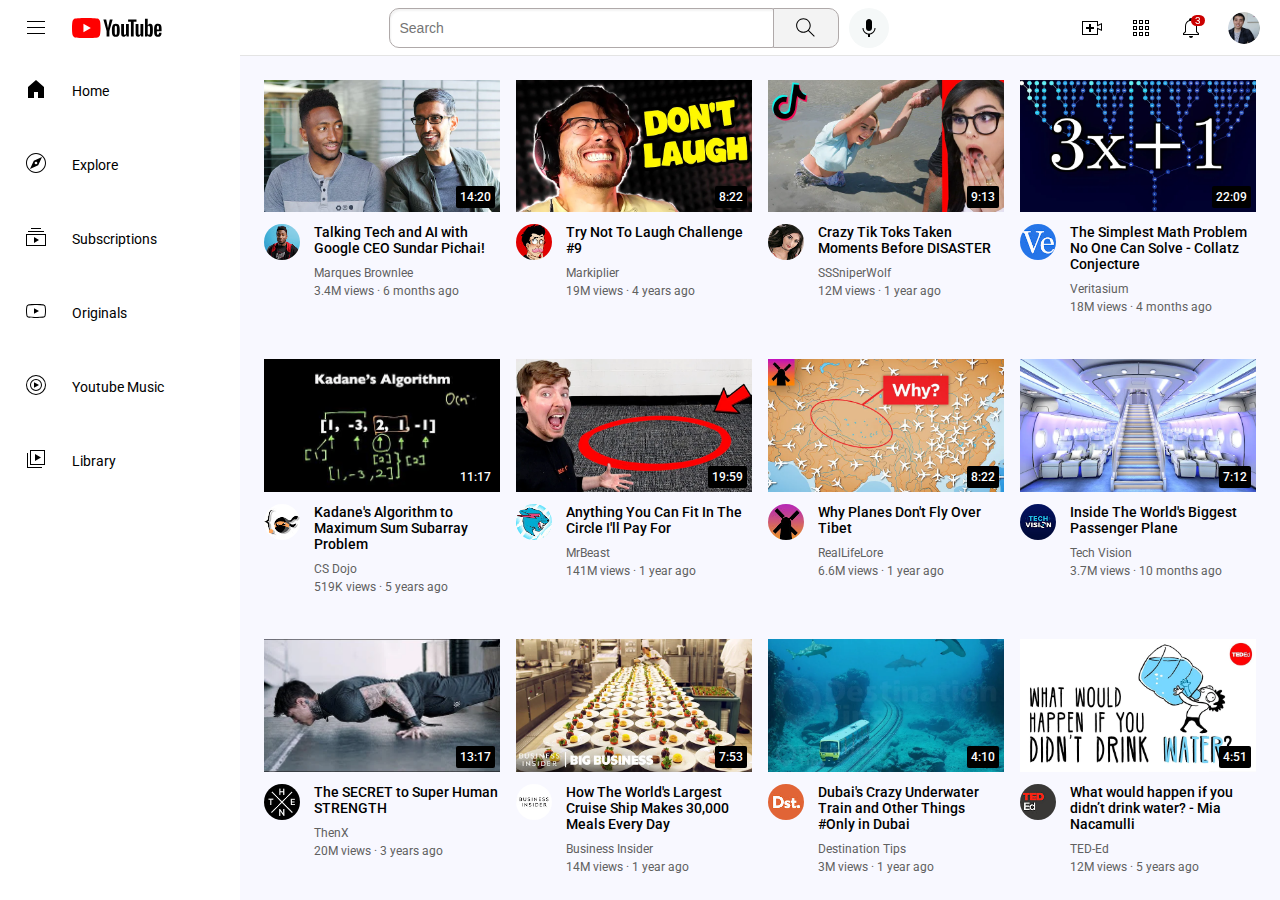
<file: index.html>
<!DOCTYPE html>
<html>
  <head>
      <title>Youtube.com Clone</title>
      <link rel="preconnect" href="https://fonts.googleapis.com">
      <link rel="preconnect" href="https://fonts.gstatic.com" crossorigin>
      <link href="https://fonts.googleapis.com/css2?family=Montserrat:wght@700&family=Roboto:wght@400;500;700&display=swap" rel="stylesheet">
      <link rel="stylesheet" href="styles/video.css">
      <link rel="stylesheet" href="styles/header.css">
      <link rel="stylesheet" href="styles/general.css">
      <link rel="stylesheet" href="styles/sidebar.css">
  </head>
  <body>
      <header class="header">
         <div class="left-section">
            <img class="hamburder-menu" src="icons/hamburger-menu.svg" alt="">
            <img class="youtube-logo" src="icons/youtube-logo.svg" alt="">
         </div>
         <div class="middle-section">
            <input class="search-bar" type="text"  placeholder="Search">
            <button class="search-button">
               <img class="search-icon" src="icons/search.svg" alt="">
               <div class="tooltip">Search</div>
            </button>
            <button class="voice-search-button">
               <img class="voice-search-icon" src="icons/voice-search-icon.svg" alt="">
               <div class="tooltip">Search with your voice</div>
            </button>
         </div>
         <div class="right-section">
            <div class="upload-icon-container">
               <img class="upload-icon" src="icons/upload.svg" alt="">
               <div class="tooltip">Create</div>
            </div>
            <div class="youtube-icon-container">
               <img class="youtube-apps-icon" src="icons/youtube-apps.svg" alt="">
               <div class="tooltip">Youtube apps</div>
            </div>
            <div class="notification-icon-container">
               <img class="notifications-icon" src="icons/notifications.svg" alt="">
               <div class="tooltip">Notifications</div>
               <div class="notifications-count">3</div>
            </div>
            <img class="current-user-picture" src="channel-pictures/my-channel.jpeg" alt="">
         </div>
      </header>
      <nav class="sidebar">
         <div class="sidebar-link">
            <img src="icons/home.svg" alt="">
            <div>Home</div>
         </div>
         <div class="sidebar-link">
            <img src="icons/explore.svg" alt="">
            <div>Explore</div>
         </div>
         <div class="sidebar-link">
            <img src="icons/subscriptions.svg" alt="">
            <div>Subscriptions</div>
         </div>
         <div class="sidebar-link">
            <img src="icons/originals.svg" alt="">
            <div>Originals</div>
         </div>
         <div class="sidebar-link">
            <img src="icons/youtube-music.svg" alt="">
            <div>Youtube Music</div>
         </div>
         <div class="sidebar-link">
            <img src="icons/library.svg" alt="">
            <div>Library</div>
         </div>
      </nav>
      <main>
         <section class="video-grid">
            <div class="video-preview">
               <div class="thumbnail-row">
                  <a href="https://www.youtube.com/watch?v=n2RNcPRtAiY">
                     <img class="thumbnail" src="thumbnails/thumbnail-1.webp" alt="">                     
                  </a>
                  <div class="video-time">14:20</div>
               </div>
               <div class="video-info-grid">
                  <div class="channel-picture">
                     <div class="profile-picture-container">
                        <a href="https://youtube.com/c/mkbhd" target="_blank">
                           <img class="profile-picture" src="channel-pictures/channel-1.jpeg">
                        </a>
                        <div class="channel-tooltip">
                           <img class="channel-tooltip-picture" src="channel-pictures/channel-1.jpeg">
                           <div>
                           <div class="channel-tooltip-name">
                              Marques Brownlee
                           </div>
                           <div class="channel-tooltip-stats">
                              15M subscribers
                           </div>
                           </div>
                        </div>
                     </div>
                  </div>   
                  <div class="video-info">
                     <a href="https://www.youtube.com/watch?v=n2RNcPRtAiY" >
                        <p class="video-title">Talking Tech and AI with Google CEO Sundar Pichai!</p>
                     </a>
                     <a href="https://www.youtube.com/c/mkbhd">
                        <p class="video-author">Marques Brownlee</p>
                     </a>
                     <p class="video-stats">3.4M views &middot; 6 months ago</p>
                  </div>
               </div>
            </div>
            <div class="video-preview">
               <div class="thumbnail-row">
                  <a href="https://www.youtube.com/watch?v=mP0RAo9SKZk">
                     <img class="thumbnail" src="thumbnails/thumbnail-2.webp" alt="">
                  </a>
                  <div class="video-time">8:22</div>
               </div>
               <div class="video-info-grid">
                  <div class="channel-picture">
                     <a href="https://www.youtube.com/c/markiplier">
                        <img class="profile-picture" src="channel-pictures/channel-2.jpeg" alt="">
                     </a>
                  </div>
                  <div class="video-info">
                     <a href="https://www.youtube.com/watch?v=mP0RAo9SKZk">
                        <p class="video-title">Try Not To Laugh Challenge #9</p>
                     </a>
                     <a href="https://www.youtube.com/c/markiplier">
                        <p class="video-author">Markiplier </p>
                     </a>
                     <p class="video-stats">19M views &middot; 4 years ago</p>
                  </div>
               </div>
            </div>
            <div class="video-preview">
               <div class="thumbnail-row">
                  <a href="https://www.youtube.com/watch?v=FgjPQQeTh1w">
                     <img class="thumbnail" src="thumbnails/thumbnail-3.webp" alt="">
                  </a>
                  <div class="video-time">9:13</div>
               </div>
               <div class="video-info-grid">
                  <div class="channel-picture">
                     <a href="https://www.youtube.com/user/SSSniperWolf">
                        <img class="profile-picture" src="channel-pictures/channel-3.jpeg" alt="">
                     </a>
                  </div>
                  <div class="video-info">
                     <a href="https://www.youtube.com/watch?v=FgjPQQeTh1w">
                        <p class="video-title">Crazy Tik Toks Taken Moments Before DISASTER</p>
                     </a>
                     <a href="https://www.youtube.com/user/SSSniperWolf">
                        <p class="video-author">SSSniperWolf</p>
                     </a>
                     <p class="video-stats">12M views &middot; 1 year ago</p>
                  </div>
               </div>
            </div>
            <div class="video-preview">
               <div class="thumbnail-row">
                  <a href="https://www.youtube.com/watch?v=094y1Z2wpJg">
                     <img class="thumbnail" src="thumbnails/thumbnail-4.webp" alt="">
                  </a>
                  <div class="video-time">22:09</div>
               </div>
               <div class="video-info-grid">
                  <div class="channel-picture">
                     <a href="https://www.youtube.com/c/veritasium">
                        <img class="profile-picture" src="channel-pictures/channel-4.jpeg" alt="">
                     </a>
                  </div>
                  <div class="video-info">
                     <a href="https://www.youtube.com/watch?v=094y1Z2wpJg">
                        <p class="video-title">The Simplest Math Problem No One Can Solve - Collatz Conjecture</p>
                     </a>
                     <a href="https://www.youtube.com/c/veritasium">
                        <p class="video-author">Veritasium</p>
                     </a>
                     <p class="video-stats">18M views &middot; 4 months ago</p>
                  </div>
               </div>
            </div>
            <div class="video-preview">
               <div class="thumbnail-row">
                  <a href="https://www.youtube.com/watch?v=86CQq3pKSUw">
                     <img class="thumbnail" src="thumbnails/thumbnail-5.webp" alt="">
                  </a>
                  <div class="video-time">11:17</div>
               </div>
               <div class="video-info-grid">
                  <div class="channel-picture">
                     <a href="https://www.youtube.com/c/CSDojo">
                        <img class="profile-picture" src="channel-pictures/channel-5.jpeg" alt="">
                     </a>
                  </div>
                  <div class="video-info">
                     <a href="https://www.youtube.com/watch?v=86CQq3pKSUw">
                        <p class="video-title">Kadane's Algorithm to Maximum Sum Subarray Problem</p>
                     </a>
                     <a href="https://www.youtube.com/c/CSDojo">
                        <p class="video-author">CS Dojo</p>
                     </a>
                     <p class="video-stats">519K views &middot; 5 years ago</p>
                  </div>
               </div>
            </div>
            <div class="video-preview">
               <div class="thumbnail-row">
                  <a href="https://www.youtube.com/watch?v=yXWw0_UfSFg">
                     <img class="thumbnail" src="thumbnails/thumbnail-6.webp" alt="">
                  </a>
                  <div class="video-time">19:59</div>
               </div>
               <div class="video-info-grid">
                  <div class="channel-picture">
                     <a href="https://www.youtube.com/channel/UCX6OQ3DkcsbYNE6H8uQQuVA">
                        <img class="profile-picture" src="channel-pictures/channel-6.jpeg" alt="">
                     </a>
                  </div>
                  <div class="video-info">
                     <a href="https://www.youtube.com/watch?v=yXWw0_UfSFg">
                        <p class="video-title">Anything You Can Fit In The Circle I'll Pay For</p>
                     </a>
                     <a href="https://www.youtube.com/channel/UCX6OQ3DkcsbYNE6H8uQQuVA">
                        <p class="video-author">MrBeast</p>
                     </a>
                     <p class="video-stats">141M views &middot; 1 year ago</p>
                  </div>
               </div>
            </div>
            <div class="video-preview">
               <div class="thumbnail-row">
                  <a href="https://www.youtube.com/watch?v=fNVa1qMbF9Y">
                     <img class="thumbnail" src="thumbnails/thumbnail-7.webp" alt="">
                  </a>
                  <div class="video-time">8:22</div>
               </div>
               <div class="video-info-grid">
                  <div class="channel-picture">
                     <a href="https://www.youtube.com/channel/UCP5tjEmvPItGyLhmjdwP7Ww">
                        <img class="profile-picture" src="channel-pictures/channel-7.jpeg" alt="">
                     </a>
                  </div>
                  <div class="video-info">
                     <a href="https://www.youtube.com/watch?v=fNVa1qMbF9Y">
                        <p class="video-title">Why Planes Don't Fly Over Tibet</p>
                     </a>
                     <a href="https://www.youtube.com/channel/UCP5tjEmvPItGyLhmjdwP7Ww">
                        <p class="video-author">RealLifeLore</p>
                     </a>
                     <p class="video-stats">6.6M views &middot; 1 year ago</p>
                  </div>
               </div>
            </div>
            <div class="video-preview">
               <div class="thumbnail-row">
                  <a href="https://www.youtube.com/watch?v=lFm4EM1juls">
                     <img class="thumbnail" src="thumbnails/thumbnail-8.webp" alt="">
                  </a>
                  <div class="video-time">7:12</div>
               </div>
               <div class="video-info-grid">
                  <div class="channel-picture">
                     <a href="https://www.youtube.com/channel/UCHAK6CyegY22Zj2GWrcaIxg">
                        <img class="profile-picture" src="channel-pictures/channel-8.jpeg" alt="">
                     </a>
                  </div>
                  <div class="video-info">
                     <a href="https://www.youtube.com/watch?v=lFm4EM1juls">
                        <p class="video-title">Inside The World's Biggest Passenger Plane</p>
                     </a>
                     <a href="https://www.youtube.com/channel/UCHAK6CyegY22Zj2GWrcaIxg">
                        <p class="video-author">Tech Vision</p>
                     </a>
                     <p class="video-stats">3.7M views &middot; 10 months ago</p>
                  </div>
               </div>
            </div>
            <div class="video-preview">
               <div class="thumbnail-row">
                  <a href="https://www.youtube.com/watch?v=ixmxOlcrlUc">
                     <img class="thumbnail" src="thumbnails/thumbnail-9.webp" alt="">
                  </a>
                  <div class="video-time">13:17</div>
               </div>
               <div class="video-info-grid">
                  <div class="channel-picture">
                     <a href="https://www.youtube.com/c/OFFICIALTHENXSTUDIOSv">
                        <img class="profile-picture" src="channel-pictures/channel-9.jpeg" alt="">
                     </a>
                  </div>
                  <div class="video-info">
                     <a href="https://www.youtube.com/watch?v=ixmxOlcrlUc">
                        <p class="video-title">The SECRET to Super Human STRENGTH</p>
                     </a>
                     <a href="https://www.youtube.com/c/OFFICIALTHENXSTUDIOS">
                        <p class="video-author">ThenX</p>
                     </a>
                     <p class="video-stats">20M views &middot; 3 years ago</p>
                  </div>
               </div>
            </div>
            <div class="video-preview">
               <div class="thumbnail-row">
                  <a href="https://www.youtube.com/watch?v=R2vXbFp5C9o">
                     <img class="thumbnail" src="thumbnails/thumbnail-10.webp" alt="">
                  </a>
                  <div class="video-time">7:53</div>
               </div>
               <div class="video-info-grid">
                  <div class="channel-picture">
                     <a href="https://www.youtube.com/user/businessinsider">
                        <img class="profile-picture" src="channel-pictures/channel-10.jpeg" alt="">
                     </a>
                  </div>
                  <div class="video-info">
                     <a href="https://www.youtube.com/watch?v=R2vXbFp5C9o">
                        <p class="video-title">
                           How The World's Largest Cruise Ship Makes 30,000 Meals Every Day
                        </p>
                     </a>
                     <a href="https://www.youtube.com/user/businessinsider">
                        <p class="video-author">
                           Business Insider
                        </p>
                     </a>
                     <p class="video-stats">14M views &middot; 1 year ago</p>
                  </div>
               </div>
            </div>
            <div class="video-preview">
               <div class="thumbnail-row">
                  <a href="https://www.youtube.com/watch?v=0nZuYyXET3s">
                     <img class="thumbnail" src="thumbnails/thumbnail-11.webp" alt="">
                  </a>
                  <div class="video-time">4:10</div>
               </div>
               <div class="video-info-grid">
                  <div class="channel-picture">
                     <a href="https://www.youtube.com/c/Destinationtips">
                        <img class="profile-picture" src="channel-pictures/channel-11.jpeg" alt="">
                     </a>
                  </div>
                  <div class="video-info">
                     <a href="https://www.youtube.com/watch?v=0nZuYyXET3s">
                        <p class="video-title">
                           Dubai's Crazy Underwater Train and Other Things #Only in Dubai
                        </p>
                     </a>
                     <a href="https://www.youtube.com/c/Destinationtips">
                        <p class="video-author">Destination Tips</p>
                     </a>
                     <p class="video-stats">3M views &middot; 1 year ago</p>
                  </div>
               </div>
            </div>
            <div class="video-preview">
               <div class="thumbnail-row">
                  <a href="https://www.youtube.com/watch?v=9iMGFqMmUFs">
                     <img class="thumbnail" src="thumbnails/thumbnail-12.webp" alt="">
                  </a>
                  <div class="video-time">4:51</div>
               </div>
               <div class="video-info-grid">
                  <div class="channel-picture">
                     <a href="https://www.youtube.com/teded">
                        <img class="profile-picture" src="channel-pictures/channel-12.jpeg" alt="">
                     </a>
                  </div>
                  <div class="video-info">
                     <a href="https://www.youtube.com/watch?v=9iMGFqMmUFs">
                        <p class="video-title">What would happen if you didn’t drink water? - Mia Nacamulli</p>
                     </a>
                     <a href="https://www.youtube.com/teded">
                        <p class="video-author">TED-Ed</p>
                     </a>
                     <p class="video-stats">12M views &middot; 5 years ago</p>
                  </div>
               </div>
            </div>
         </section>
      </main>
  </body>
</html>
</file>
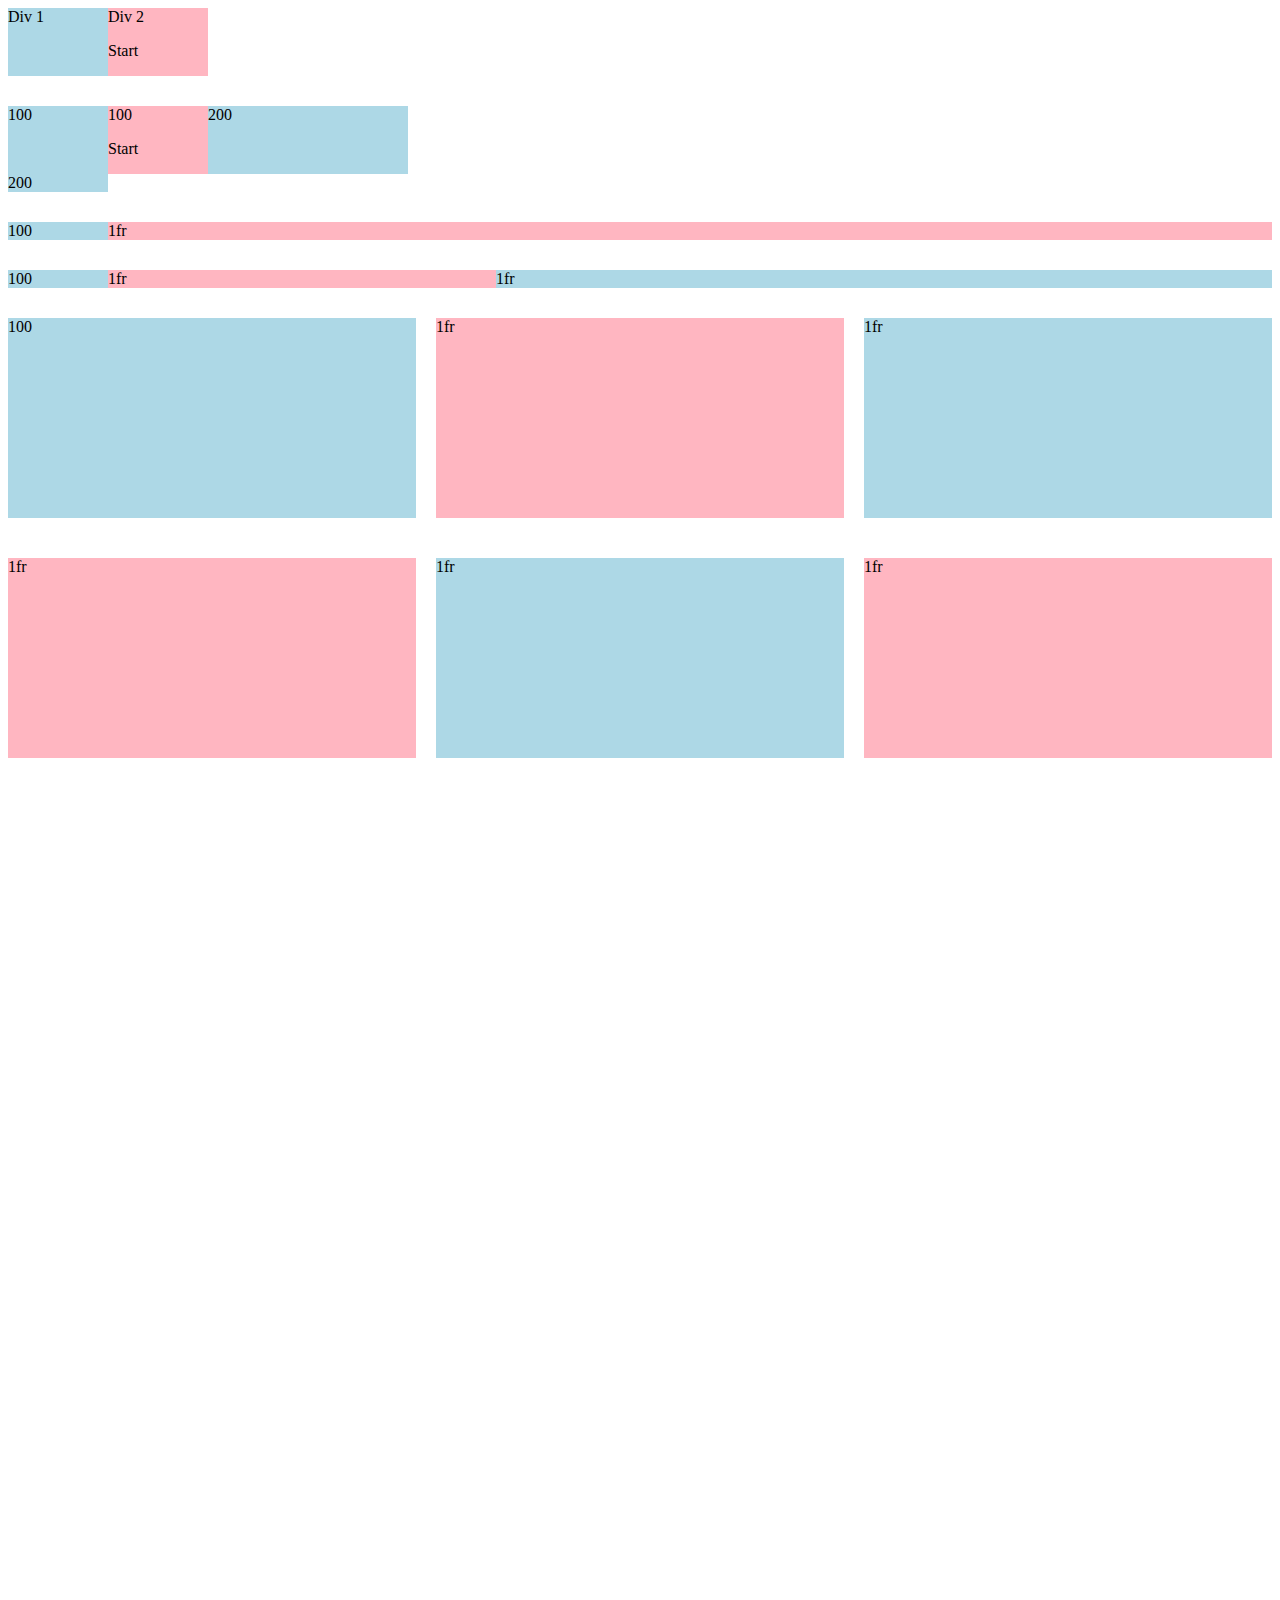
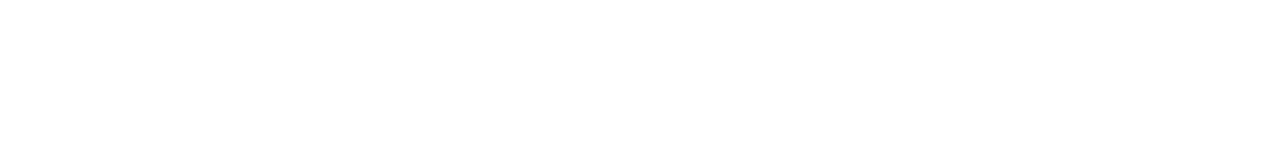
<file: grid.html>
<!DOCTYPE html>
<html>
  <head>
    <title>Grid Practice</title>

  </head>
  <body style="padding-bottom: 1000px;">
    <div style="
        display: grid;
        grid-template-columns: 100px 100px;
      ">
      <div style="background-color: lightblue;">Div 1</div>
      <div style="background-color: lightpink;">Div 2 <p>Start</p> <param name="" value=""></div>
    </div>
    <div style="
        margin-top: 30px;
        display: grid;
        grid-template-columns: 100px 100px 200px;
      ">
      <div style="background-color: lightblue;">100</div>
      <div style="background-color: lightpink;">100 <p>Start</p> <param name="" value=""></div>
      <div style="background-color: lightblue;">200</div>
      <div style="background-color: lightblue;">200</div>
    </div>

    <div style="
        margin-top: 30px;
        display: grid;
        grid-template-columns: 100px 1fr;
      ">
      <div style="background-color: lightblue;">100</div>
      <div style="background-color: lightpink;">1fr</div>
    </div>

    <div style="
        margin-top: 30px;
        display: grid;
        grid-template-columns: 100px 1fr 2fr;
      ">
      <div style="background-color: lightblue;">100</div>
      <div style="background-color: lightpink;">1fr</div>
      <div style="background-color: lightblue;">1fr</div>
    </div>

    <div style="
        margin-top: 30px;
        display: grid;
        grid-template-columns: 1fr 1fr 1fr;
        column-gap: 20px;
        row-gap: 40px;
      ">
      <div style="background-color: lightblue; height: 200px;">100</div>
      <div style="background-color: lightpink; height: 200px;">1fr</div>
      <div style="background-color: lightblue; height: 200px;">1fr</div>
      
      <div style="background-color: lightpink; height: 200px;">1fr</div>
      <div style="background-color: lightblue; height: 200px;">1fr</div>
      
      <div style="background-color: lightpink; height: 200px;">1fr</div>
    </div>
  </body>
</html>
</file>
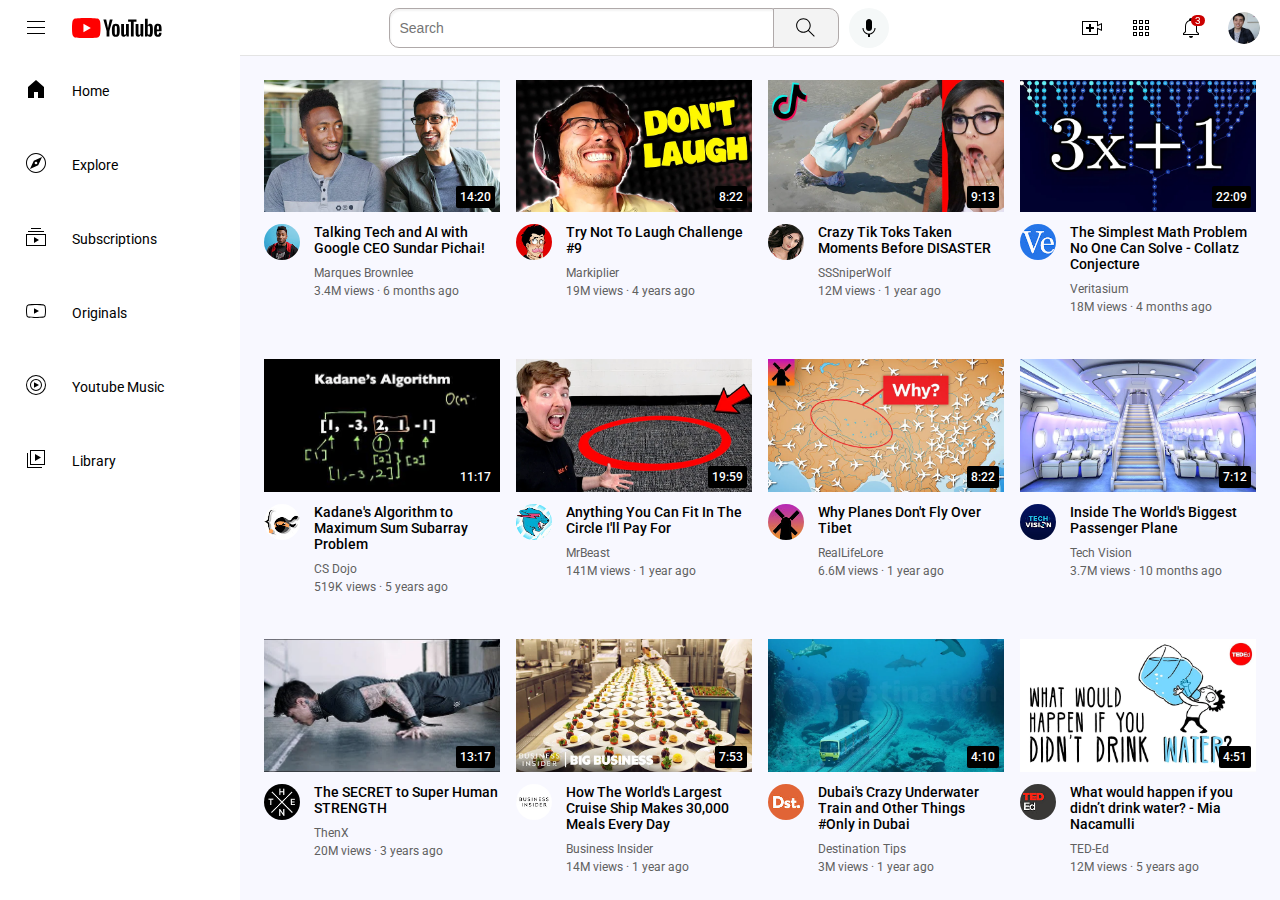
<file: youtube.html>
<!DOCTYPE html>
<html>
  <head>
      <title>Youtube.com Clone</title>
      <link rel="preconnect" href="https://fonts.googleapis.com">
      <link rel="preconnect" href="https://fonts.gstatic.com" crossorigin>
      <link href="https://fonts.googleapis.com/css2?family=Montserrat:wght@700&family=Roboto:wght@400;500;700&display=swap" rel="stylesheet">
      <link rel="stylesheet" href="styles/video.css">
      <link rel="stylesheet" href="styles/header.css">
      <link rel="stylesheet" href="styles/general.css">
      <link rel="stylesheet" href="styles/sidebar.css">
  </head>
  <body>
      <header class="header">
         <div class="left-section">
            <img class="hamburder-menu" src="icons/hamburger-menu.svg" alt="">
            <img class="youtube-logo" src="icons/youtube-logo.svg" alt="">
         </div>
         <div class="middle-section">
            <input class="search-bar" type="text"  placeholder="Search">
            <button class="search-button">
               <img class="search-icon" src="icons/search.svg" alt="">
               <div class="tooltip">Search</div>
            </button>
            <button class="voice-search-button">
               <img class="voice-search-icon" src="icons/voice-search-icon.svg" alt="">
               <div class="tooltip">Search with your voice</div>
            </button>
         </div>
         <div class="right-section">
            <div class="upload-icon-container">
               <img class="upload-icon" src="icons/upload.svg" alt="">
               <div class="tooltip">Create</div>
            </div>
            <div class="youtube-icon-container">
               <img class="youtube-apps-icon" src="icons/youtube-apps.svg" alt="">
               <div class="tooltip">Youtube apps</div>
            </div>
            <div class="notification-icon-container">
               <img class="notifications-icon" src="icons/notifications.svg" alt="">
               <div class="tooltip">Notifications</div>
               <div class="notifications-count">3</div>
            </div>
            <img class="current-user-picture" src="channel-pictures/my-channel.jpeg" alt="">
         </div>
      </header>
      <nav class="sidebar">
         <div class="sidebar-link">
            <img src="icons/home.svg" alt="">
            <div>Home</div>
         </div>
         <div class="sidebar-link">
            <img src="icons/explore.svg" alt="">
            <div>Explore</div>
         </div>
         <div class="sidebar-link">
            <img src="icons/subscriptions.svg" alt="">
            <div>Subscriptions</div>
         </div>
         <div class="sidebar-link">
            <img src="icons/originals.svg" alt="">
            <div>Originals</div>
         </div>
         <div class="sidebar-link">
            <img src="icons/youtube-music.svg" alt="">
            <div>Youtube Music</div>
         </div>
         <div class="sidebar-link">
            <img src="icons/library.svg" alt="">
            <div>Library</div>
         </div>
      </nav>
      <main>
         <section class="video-grid">
            <div class="video-preview">
               <div class="thumbnail-row">
                  <a href="https://www.youtube.com/watch?v=n2RNcPRtAiY">
                     <img class="thumbnail" src="thumbnails/thumbnail-1.webp" alt="">                     
                  </a>
                  <div class="video-time">14:20</div>
               </div>
               <div class="video-info-grid">
                  <div class="channel-picture">
                     <div class="profile-picture-container">
                        <a href="https://youtube.com/c/mkbhd" target="_blank">
                           <img class="profile-picture" src="channel-pictures/channel-1.jpeg">
                        </a>
                        <div class="channel-tooltip">
                           <img class="channel-tooltip-picture" src="channel-pictures/channel-1.jpeg">
                           <div>
                           <div class="channel-tooltip-name">
                              Marques Brownlee
                           </div>
                           <div class="channel-tooltip-stats">
                              15M subscribers
                           </div>
                           </div>
                        </div>
                     </div>
                  </div>   
                  <div class="video-info">
                     <a href="https://www.youtube.com/watch?v=n2RNcPRtAiY" >
                        <p class="video-title">Talking Tech and AI with Google CEO Sundar Pichai!</p>
                     </a>
                     <a href="https://www.youtube.com/c/mkbhd">
                        <p class="video-author">Marques Brownlee</p>
                     </a>
                     <p class="video-stats">3.4M views &middot; 6 months ago</p>
                  </div>
               </div>
            </div>
            <div class="video-preview">
               <div class="thumbnail-row">
                  <a href="https://www.youtube.com/watch?v=mP0RAo9SKZk">
                     <img class="thumbnail" src="thumbnails/thumbnail-2.webp" alt="">
                  </a>
                  <div class="video-time">8:22</div>
               </div>
               <div class="video-info-grid">
                  <div class="channel-picture">
                     <a href="https://www.youtube.com/c/markiplier">
                        <img class="profile-picture" src="channel-pictures/channel-2.jpeg" alt="">
                     </a>
                  </div>
                  <div class="video-info">
                     <a href="https://www.youtube.com/watch?v=mP0RAo9SKZk">
                        <p class="video-title">Try Not To Laugh Challenge #9</p>
                     </a>
                     <a href="https://www.youtube.com/c/markiplier">
                        <p class="video-author">Markiplier </p>
                     </a>
                     <p class="video-stats">19M views &middot; 4 years ago</p>
                  </div>
               </div>
            </div>
            <div class="video-preview">
               <div class="thumbnail-row">
                  <a href="https://www.youtube.com/watch?v=FgjPQQeTh1w">
                     <img class="thumbnail" src="thumbnails/thumbnail-3.webp" alt="">
                  </a>
                  <div class="video-time">9:13</div>
               </div>
               <div class="video-info-grid">
                  <div class="channel-picture">
                     <a href="https://www.youtube.com/user/SSSniperWolf">
                        <img class="profile-picture" src="channel-pictures/channel-3.jpeg" alt="">
                     </a>
                  </div>
                  <div class="video-info">
                     <a href="https://www.youtube.com/watch?v=FgjPQQeTh1w">
                        <p class="video-title">Crazy Tik Toks Taken Moments Before DISASTER</p>
                     </a>
                     <a href="https://www.youtube.com/user/SSSniperWolf">
                        <p class="video-author">SSSniperWolf</p>
                     </a>
                     <p class="video-stats">12M views &middot; 1 year ago</p>
                  </div>
               </div>
            </div>
            <div class="video-preview">
               <div class="thumbnail-row">
                  <a href="https://www.youtube.com/watch?v=094y1Z2wpJg">
                     <img class="thumbnail" src="thumbnails/thumbnail-4.webp" alt="">
                  </a>
                  <div class="video-time">22:09</div>
               </div>
               <div class="video-info-grid">
                  <div class="channel-picture">
                     <a href="https://www.youtube.com/c/veritasium">
                        <img class="profile-picture" src="channel-pictures/channel-4.jpeg" alt="">
                     </a>
                  </div>
                  <div class="video-info">
                     <a href="https://www.youtube.com/watch?v=094y1Z2wpJg">
                        <p class="video-title">The Simplest Math Problem No One Can Solve - Collatz Conjecture</p>
                     </a>
                     <a href="https://www.youtube.com/c/veritasium">
                        <p class="video-author">Veritasium</p>
                     </a>
                     <p class="video-stats">18M views &middot; 4 months ago</p>
                  </div>
               </div>
            </div>
            <div class="video-preview">
               <div class="thumbnail-row">
                  <a href="https://www.youtube.com/watch?v=86CQq3pKSUw">
                     <img class="thumbnail" src="thumbnails/thumbnail-5.webp" alt="">
                  </a>
                  <div class="video-time">11:17</div>
               </div>
               <div class="video-info-grid">
                  <div class="channel-picture">
                     <a href="https://www.youtube.com/c/CSDojo">
                        <img class="profile-picture" src="channel-pictures/channel-5.jpeg" alt="">
                     </a>
                  </div>
                  <div class="video-info">
                     <a href="https://www.youtube.com/watch?v=86CQq3pKSUw">
                        <p class="video-title">Kadane's Algorithm to Maximum Sum Subarray Problem</p>
                     </a>
                     <a href="https://www.youtube.com/c/CSDojo">
                        <p class="video-author">CS Dojo</p>
                     </a>
                     <p class="video-stats">519K views &middot; 5 years ago</p>
                  </div>
               </div>
            </div>
            <div class="video-preview">
               <div class="thumbnail-row">
                  <a href="https://www.youtube.com/watch?v=yXWw0_UfSFg">
                     <img class="thumbnail" src="thumbnails/thumbnail-6.webp" alt="">
                  </a>
                  <div class="video-time">19:59</div>
               </div>
               <div class="video-info-grid">
                  <div class="channel-picture">
                     <a href="https://www.youtube.com/channel/UCX6OQ3DkcsbYNE6H8uQQuVA">
                        <img class="profile-picture" src="channel-pictures/channel-6.jpeg" alt="">
                     </a>
                  </div>
                  <div class="video-info">
                     <a href="https://www.youtube.com/watch?v=yXWw0_UfSFg">
                        <p class="video-title">Anything You Can Fit In The Circle I'll Pay For</p>
                     </a>
                     <a href="https://www.youtube.com/channel/UCX6OQ3DkcsbYNE6H8uQQuVA">
                        <p class="video-author">MrBeast</p>
                     </a>
                     <p class="video-stats">141M views &middot; 1 year ago</p>
                  </div>
               </div>
            </div>
            <div class="video-preview">
               <div class="thumbnail-row">
                  <a href="https://www.youtube.com/watch?v=fNVa1qMbF9Y">
                     <img class="thumbnail" src="thumbnails/thumbnail-7.webp" alt="">
                  </a>
                  <div class="video-time">8:22</div>
               </div>
               <div class="video-info-grid">
                  <div class="channel-picture">
                     <a href="https://www.youtube.com/channel/UCP5tjEmvPItGyLhmjdwP7Ww">
                        <img class="profile-picture" src="channel-pictures/channel-7.jpeg" alt="">
                     </a>
                  </div>
                  <div class="video-info">
                     <a href="https://www.youtube.com/watch?v=fNVa1qMbF9Y">
                        <p class="video-title">Why Planes Don't Fly Over Tibet</p>
                     </a>
                     <a href="https://www.youtube.com/channel/UCP5tjEmvPItGyLhmjdwP7Ww">
                        <p class="video-author">RealLifeLore</p>
                     </a>
                     <p class="video-stats">6.6M views &middot; 1 year ago</p>
                  </div>
               </div>
            </div>
            <div class="video-preview">
               <div class="thumbnail-row">
                  <a href="https://www.youtube.com/watch?v=lFm4EM1juls">
                     <img class="thumbnail" src="thumbnails/thumbnail-8.webp" alt="">
                  </a>
                  <div class="video-time">7:12</div>
               </div>
               <div class="video-info-grid">
                  <div class="channel-picture">
                     <a href="https://www.youtube.com/channel/UCHAK6CyegY22Zj2GWrcaIxg">
                        <img class="profile-picture" src="channel-pictures/channel-8.jpeg" alt="">
                     </a>
                  </div>
                  <div class="video-info">
                     <a href="https://www.youtube.com/watch?v=lFm4EM1juls">
                        <p class="video-title">Inside The World's Biggest Passenger Plane</p>
                     </a>
                     <a href="https://www.youtube.com/channel/UCHAK6CyegY22Zj2GWrcaIxg">
                        <p class="video-author">Tech Vision</p>
                     </a>
                     <p class="video-stats">3.7M views &middot; 10 months ago</p>
                  </div>
               </div>
            </div>
            <div class="video-preview">
               <div class="thumbnail-row">
                  <a href="https://www.youtube.com/watch?v=ixmxOlcrlUc">
                     <img class="thumbnail" src="thumbnails/thumbnail-9.webp" alt="">
                  </a>
                  <div class="video-time">13:17</div>
               </div>
               <div class="video-info-grid">
                  <div class="channel-picture">
                     <a href="https://www.youtube.com/c/OFFICIALTHENXSTUDIOSv">
                        <img class="profile-picture" src="channel-pictures/channel-9.jpeg" alt="">
                     </a>
                  </div>
                  <div class="video-info">
                     <a href="https://www.youtube.com/watch?v=ixmxOlcrlUc">
                        <p class="video-title">The SECRET to Super Human STRENGTH</p>
                     </a>
                     <a href="https://www.youtube.com/c/OFFICIALTHENXSTUDIOS">
                        <p class="video-author">ThenX</p>
                     </a>
                     <p class="video-stats">20M views &middot; 3 years ago</p>
                  </div>
               </div>
            </div>
            <div class="video-preview">
               <div class="thumbnail-row">
                  <a href="https://www.youtube.com/watch?v=R2vXbFp5C9o">
                     <img class="thumbnail" src="thumbnails/thumbnail-10.webp" alt="">
                  </a>
                  <div class="video-time">7:53</div>
               </div>
               <div class="video-info-grid">
                  <div class="channel-picture">
                     <a href="https://www.youtube.com/user/businessinsider">
                        <img class="profile-picture" src="channel-pictures/channel-10.jpeg" alt="">
                     </a>
                  </div>
                  <div class="video-info">
                     <a href="https://www.youtube.com/watch?v=R2vXbFp5C9o">
                        <p class="video-title">
                           How The World's Largest Cruise Ship Makes 30,000 Meals Every Day
                        </p>
                     </a>
                     <a href="https://www.youtube.com/user/businessinsider">
                        <p class="video-author">
                           Business Insider
                        </p>
                     </a>
                     <p class="video-stats">14M views &middot; 1 year ago</p>
                  </div>
               </div>
            </div>
            <div class="video-preview">
               <div class="thumbnail-row">
                  <a href="https://www.youtube.com/watch?v=0nZuYyXET3s">
                     <img class="thumbnail" src="thumbnails/thumbnail-11.webp" alt="">
                  </a>
                  <div class="video-time">4:10</div>
               </div>
               <div class="video-info-grid">
                  <div class="channel-picture">
                     <a href="https://www.youtube.com/c/Destinationtips">
                        <img class="profile-picture" src="channel-pictures/channel-11.jpeg" alt="">
                     </a>
                  </div>
                  <div class="video-info">
                     <a href="https://www.youtube.com/watch?v=0nZuYyXET3s">
                        <p class="video-title">
                           Dubai's Crazy Underwater Train and Other Things #Only in Dubai
                        </p>
                     </a>
                     <a href="https://www.youtube.com/c/Destinationtips">
                        <p class="video-author">Destination Tips</p>
                     </a>
                     <p class="video-stats">3M views &middot; 1 year ago</p>
                  </div>
               </div>
            </div>
            <div class="video-preview">
               <div class="thumbnail-row">
                  <a href="https://www.youtube.com/watch?v=9iMGFqMmUFs">
                     <img class="thumbnail" src="thumbnails/thumbnail-12.webp" alt="">
                  </a>
                  <div class="video-time">4:51</div>
               </div>
               <div class="video-info-grid">
                  <div class="channel-picture">
                     <a href="https://www.youtube.com/teded">
                        <img class="profile-picture" src="channel-pictures/channel-12.jpeg" alt="">
                     </a>
                  </div>
                  <div class="video-info">
                     <a href="https://www.youtube.com/watch?v=9iMGFqMmUFs">
                        <p class="video-title">What would happen if you didn’t drink water? - Mia Nacamulli</p>
                     </a>
                     <a href="https://www.youtube.com/teded">
                        <p class="video-author">TED-Ed</p>
                     </a>
                     <p class="video-stats">12M views &middot; 5 years ago</p>
                  </div>
               </div>
            </div>
         </section>
      </main>
  </body>
</html>
</file>
<file: styles/video.css>
.thumbnail{
  width: 100%;
}
.profile-picture{
  width: 36px;
  border-radius: 50px;
  cursor: pointer;
}
.video-title{
  margin-top: 0;
  font-size: 14px;
  font-weight: 500;
  list-style: 20px;
  margin-bottom: 10px;
  cursor: pointer;
}
.thumbnail-row {
  margin-bottom: 8px;
  position: relative;
  cursor: pointer;
}
.video-author,
.video-stats{
  font-size: 12px;
  color: rgb(96, 96, 96);
  margin-bottom: 5px;
}
.video-author{
  margin-bottom: 4px;
  cursor: pointer;
}

.video-info-grid{
  display: grid;
  grid-template-columns: 50px 1fr;
}

.video-grid{
  display: grid;
  grid-template-columns: 1fr 1fr 1fr;
  column-gap: 16px;
  row-gap: 40px;
}

@media (max-width:700px){
  .video-grid{
    grid-template-columns: 1fr 1fr;
  }
}
@media (min-width:751px) and (max-width:999px){
  .video-grid{
    grid-template-columns: 1fr 1fr 1fr;
  }
}

@media (min-width:1000px){
  .video-grid{
    grid-template-columns: 1fr 1fr 1fr 1fr;
  }
}

@media (max-width:1000px){
  .video-title{
    font-size: 16px;
    line-height: 24px;
  }
  .video-author,
  .video-stats{
    font-size: 14px;
  }
}


.video-time{
  background-color: black;
  color: white;
  position: absolute;
  bottom: 8px;
  right: 5px;
  font-size: 12px;
  font-weight: 500;
  padding: 4px 4px 4px 4px ;
  border-radius: 2px;

}
.profile-picture-container {
  position: relative;
  display: inline-block;
}

.channel-tooltip {
  background-color: white;
  width: 200px;
  padding: 12px 12px;
  box-shadow: 2px 3px 10px rgba(0, 0, 0, 0.3);
  border-radius: 6px;
  position: absolute;
  top: 55px;
  z-index: 300;

  opacity: 0;
  pointer-events: none;

  display: flex;
  align-items: center;
  transition: opacity 0.15s;
}

.profile-picture-container:hover .channel-tooltip {
  opacity: 1;
}

.channel-tooltip-picture {
  width: 50px;
  height: 50px;
  border-radius: 50px;
  margin-right: 8px;
}
.channel-tooltip-name {
  font-family: Roboto, Arial;
  font-weight: bold;
  font-size: 16px;
  margin-bottom: 4px;
}

.channel-tooltip-stats {
  font-family: Roboto, Arial;
  color: rgb(96, 96, 96);
  font-size: 14px;
}
</file>
<file: styles/header.css>
.header{
  height: 55px;
  display: flex;
  flex-direction: row;
  justify-content: space-between;
  position: fixed;
  top: 0;
  left: 0;
  right: 0;
  background-color: white;
  border-bottom-width: 1px;
  border-bottom-style: solid;
  border-bottom-color: rgb(228,228,228);
  z-index: 100;
}

.left-section{
  display: flex;
  align-items: center;
}
.middle-section{
  flex: 1;
  margin-left: 70px;
  margin-right: 35px;
  max-width: 500px;
  display: flex;
  align-items: center;
}
.search-bar{
  flex: 1;
  height: 36px;
  padding-left: 10px;
  font-size: 14px;
  border-radius: 2px;
  border: 1px solid rgb(175, 169, 169);
  box-shadow: inset 1px 2px 2px rgb(0,0,0,0.05);
  width: 0;
  border-top-left-radius: 10px;
  border-bottom-left-radius: 10px;
}
.search-bar::placeholder{
  font-size: 14px;
}
.search-button{
  height: 40px;
  width: 66px;
  background-color: rgb(243, 243, 243);
  border-style: solid;
  border-width: 1px;
  border-color: rgb(175, 169, 169);
  margin-left: -1px;
  margin-right: 10px;
  cursor: pointer;
  border-top-right-radius: 10px;
  border-bottom-right-radius: 10px;
}
.search-button,
.voice-search-button,
.upload-icon-container,
.youtube-icon-container,
.notification-icon-container{
  display: flex;
  justify-content: center;
  align-items: center;
  position: relative;
}
.search-button .tooltip,
.voice-search-button .tooltip,
.upload-icon-container .tooltip,
.youtube-icon-container .tooltip,
.notification-icon-container .tooltip{
  position: absolute;
  background-color: gray;
  color: white;
  padding: 4px 8px 4px 8px;
  border-radius: 2px;
  font-size: 11px;
  bottom: -25px;
  opacity: 0;
  transition: opacity 0.15s;
  pointer-events: none;
  white-space: nowrap;
}
.search-button:hover .tooltip,
.voice-search-button:hover .tooltip,
.upload-icon-container:hover .tooltip,
.youtube-icon-container:hover .tooltip,
.notification-icon-container:hover .tooltip{
  opacity: 1;
}
.search-icon{
  height: 25px;
}
.voice-search-button{
  height: 40px;
  width: 40px;
  border-radius: 20px;
  border: none;
  background-color: rgb(245,248,248);
  cursor: pointer;
}
.voice-search-icon{
  height: 24px;
}
.right-section{
  width: 180px;
  display: flex;
  align-items: center;
  justify-content: space-between;
  flex-shrink: 0;
  margin-right: 20px;
}
.hamburder-menu{
  height: 24px;
  margin-right: 24px;
  margin-left: 24px;
  cursor: pointer;
}
.youtube-logo{
  height: 20px;
}
.upload-icon{
  height: 24px;
  cursor: pointer;
}
.youtube-apps-icon{
  height: 24px;
  cursor: pointer;
}
.notifications-icon{
  height: 24px;
  cursor: pointer;
}
.notification-icon-container{
  position: relative;
}
.notifications-count{
  position: absolute;
  top: -1px;
  right: -2px;
  background-color: rgb(204, 0, 0);
  color: white;
  font-size: 10px;
  padding: 0px 4px 0px 4px;
  border-radius: 11px;

}
.current-user-picture{
  height: 32px;
  border-radius: 16px;
  cursor: pointer;
}
</file>
<file: styles/general.css>
p{
  font-family: Roboto, Arial;
  margin-top: 0;
  margin-bottom: 0;
}

body{
  margin: 0;
  padding-top: 80px;
  padding-left: 96px;
  padding-right: 24px;
  background-color: rgb(248, 248, 255);
  font-family: Roboto, Arial;
}

a{
  text-decoration: none; color: black;
}

@media (min-width: 1200.1px) {
  body {
    margin-left: 168px;
  }
}
</file>
<file: styles/sidebar.css>
.sidebar{
    position: fixed;
    left: 0px;
    bottom:0px;
    top: 55px;
    width: 72px;
    background-color: white;
    z-index: 200;
    padding-top: 5px;
}
.sidebar-link{
    height: 74px;
    cursor: pointer;
    display: flex;
    /* Horizontal center */
    justify-content: center; 
    /* Vertical center */
    align-items: center;
    /* Align the items in column not in row */
    flex-direction: column;
}

.sidebar-link:hover{
    background-color: rgba(236, 236, 236, 0.89);
}
.sidebar-link img{
    height: 24px;
    margin-bottom: 5px;
}

.sidebar-link div{
    font-size: 10px;
    display: flex;
}
@media (max-width: 1200px) {
    .sidebar {
      position: fixed;
      left: 0;
      bottom: 0;
      top: 55px;
      background-color: white;
      width: 72px;
      z-index: 200;
      padding-top: 5px;
    }
  
    .sidebar-link {
      height: 74px;
      display: flex;
      justify-content: center;
      align-items: center;
      flex-direction: column;
      cursor: pointer;
    }
  
    .sidebar-link:hover {
      background-color: rgb(235, 235, 235);
    }
  
    .sidebar-link img {
      height: 24px;
      margin-bottom: 4px;
    }
  
    .sidebar-link div {
      font-family: Roboto, Arial;
      font-size: 10px;
    }
  }
  
  @media (min-width: 1200.1px) {
    .sidebar {
      position: fixed;
      left: 0;
      bottom: 0;
      top: 49px;
      background-color: white;
      width: 240px;
      z-index: 200;
    }

    .sidebar-link{
        height: 74px;
        cursor: pointer;
        display: flex;
        justify-content: left; 
        align-items: center;
        flex-direction: row;
        padding-left: 24px;
    }
    .sidebar-link:hover {
        background-color: rgb(235, 235, 235);
      }
    
      .sidebar-link img {
        height: 24px;
        margin-right: 24px;
      }
      .sidebar-link div {
        font-family: Roboto, Arial;
        font-size: 14px;
      }
  }
</file>
